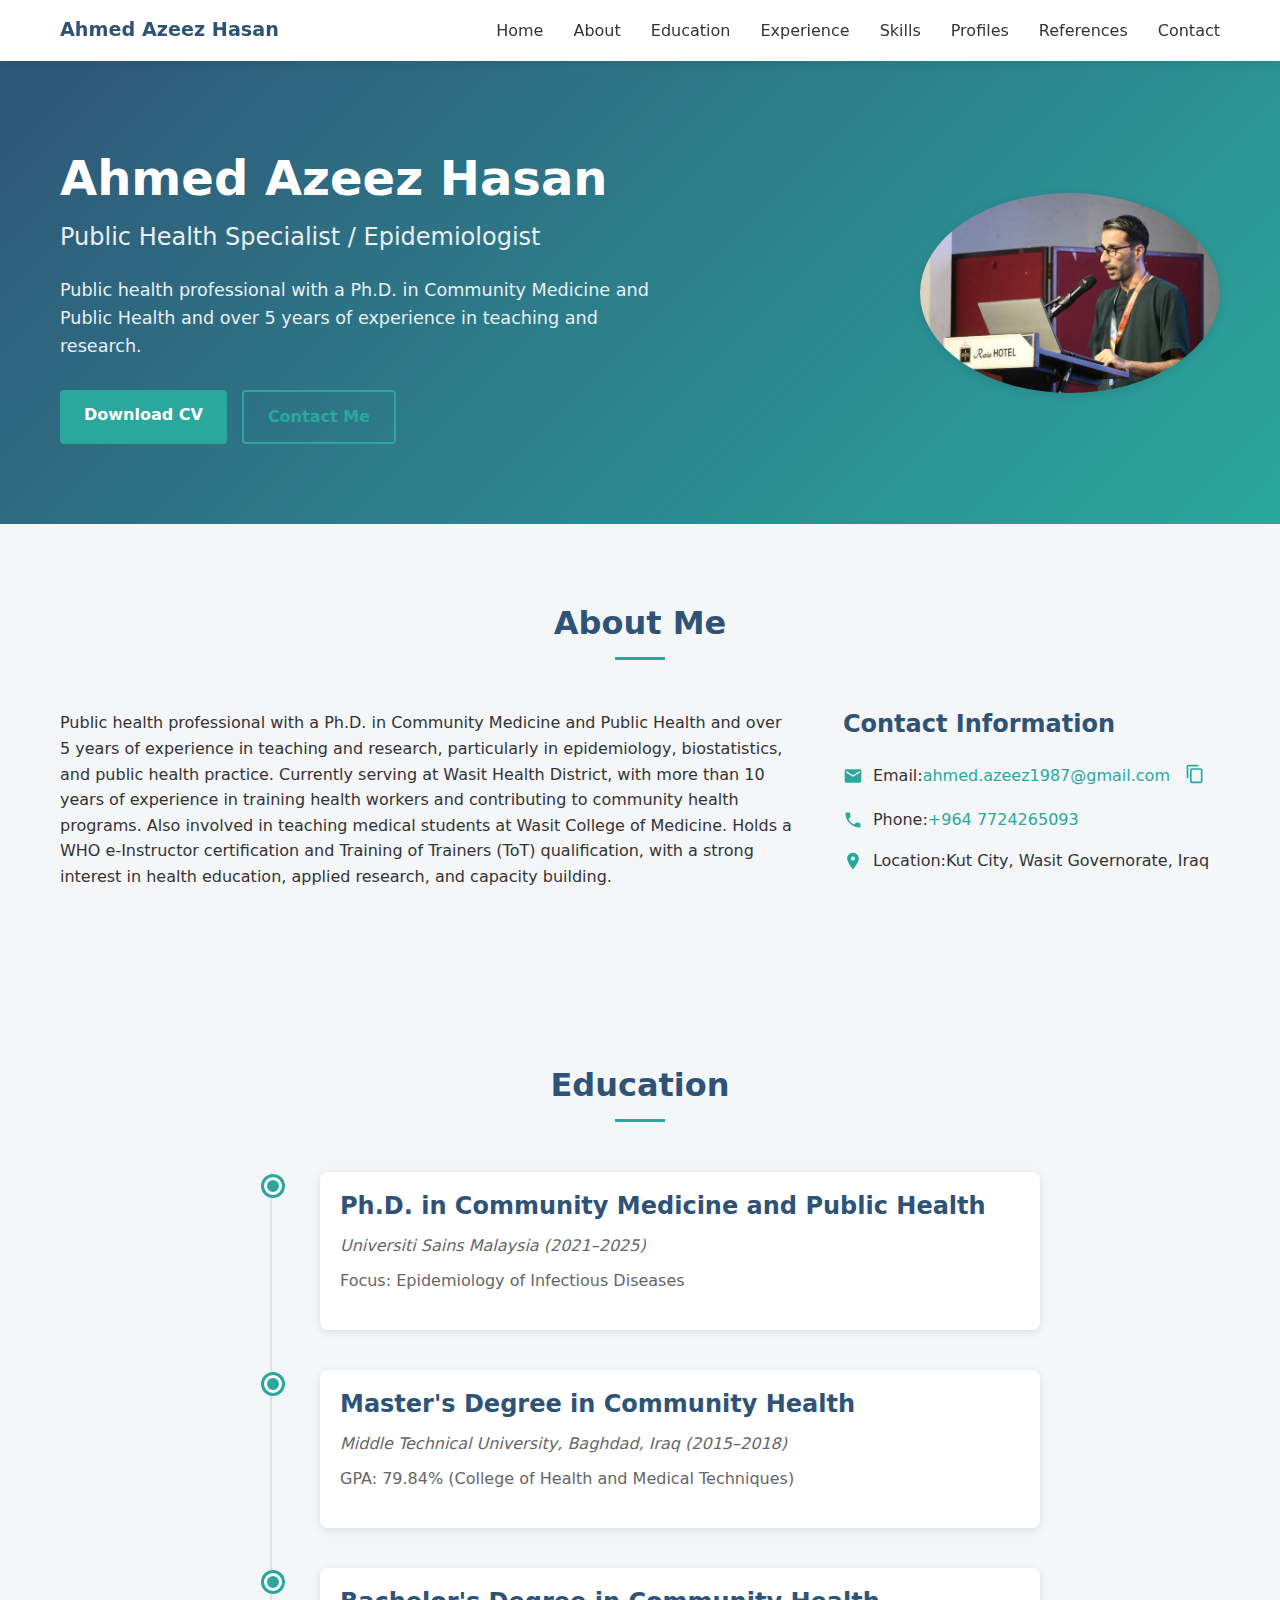
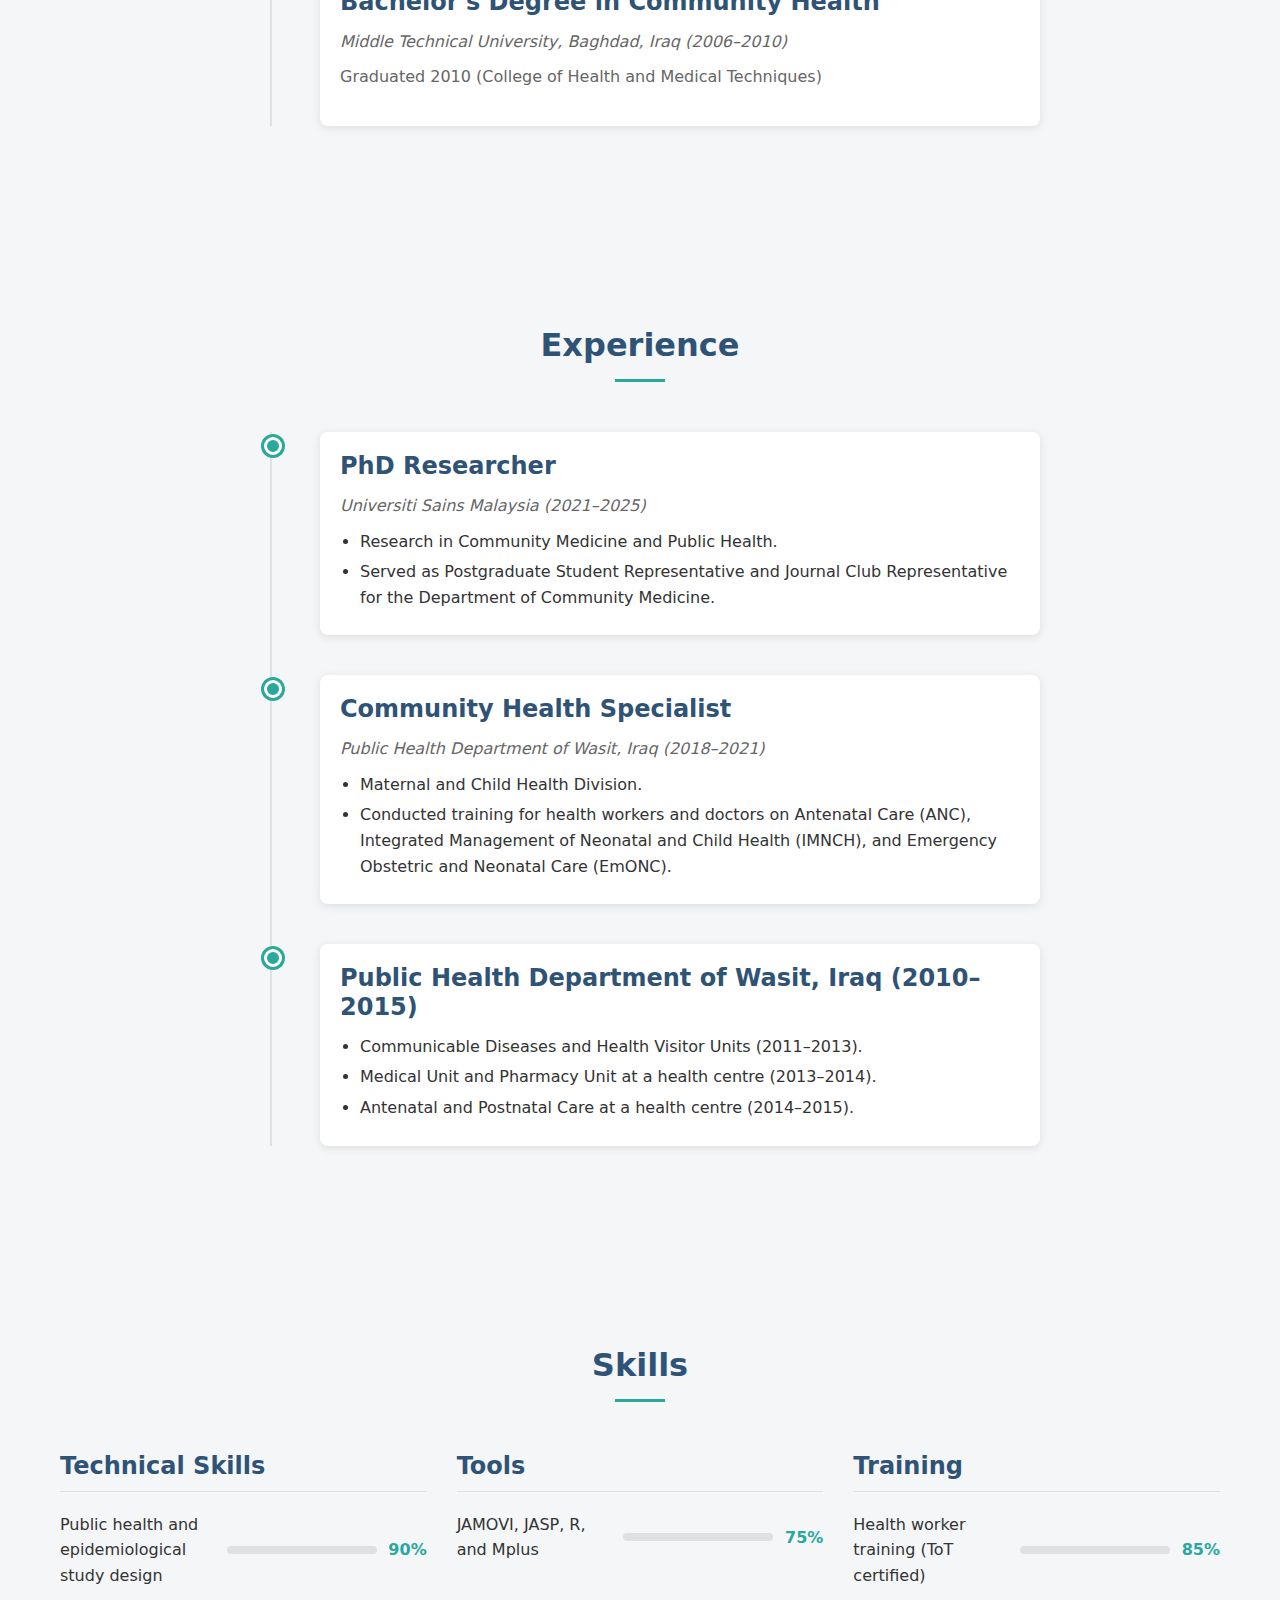
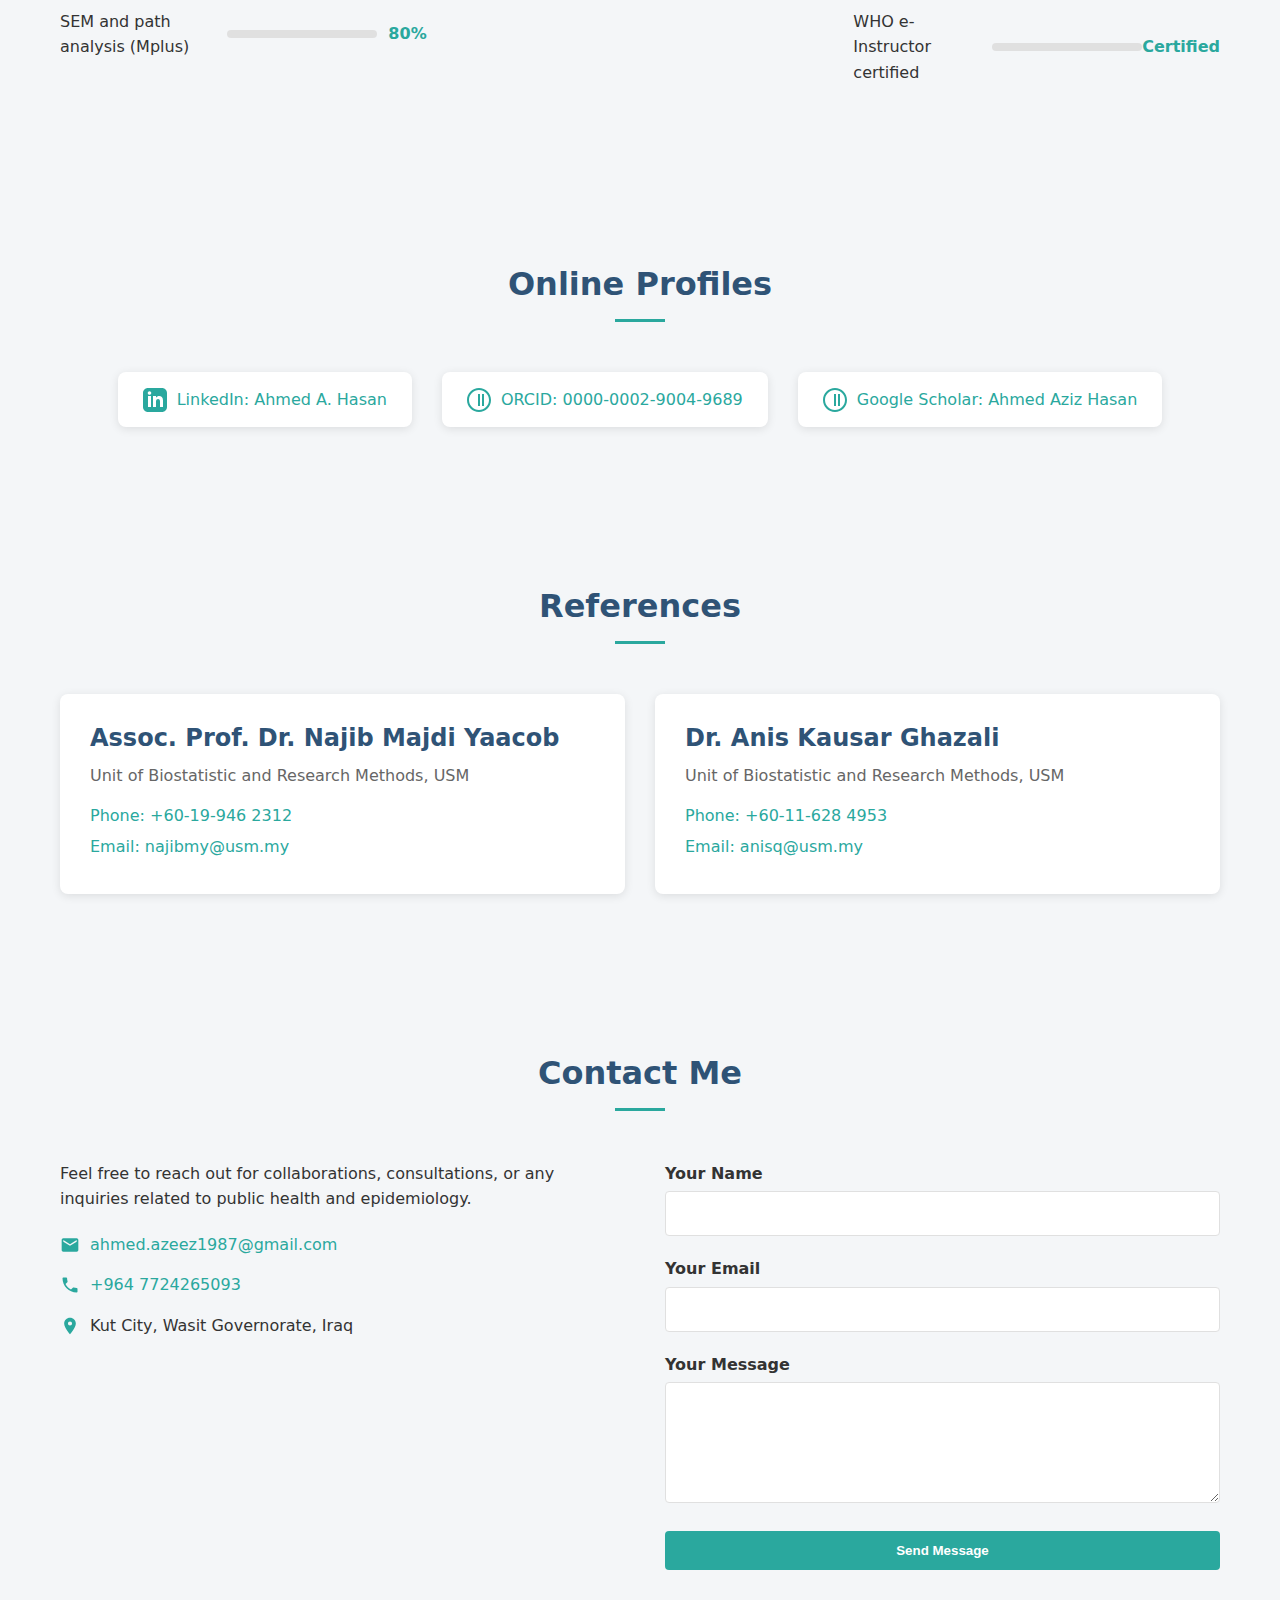
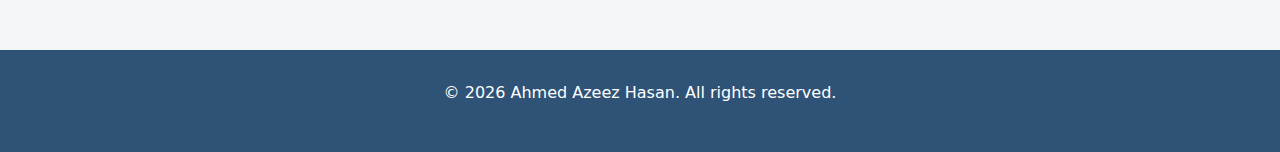
<file: index.html>
<!DOCTYPE html>
<html lang="en">
<head>
    <meta charset="UTF-8">
    <meta name="viewport" content="width=device-width, initial-scale=1.0">
    <title>Ahmed Azeez Hasan — Public Health Specialist & Epidemiologist</title>
    <meta name="description" content="Public health professional with a Ph.D. in Community Medicine and Public Health and over 5 years of experience in teaching and research, particularly in epidemiology, biostatistics, and public health practice.">
    
    <!-- Open Graph / Facebook -->
    <meta property="og:type" content="website">
    <meta property="og:url" content="https://ahmedazeezhasan.com/">
    <meta property="og:title" content="Ahmed Azeez Hasan — Public Health Specialist & Epidemiologist">
    <meta property="og:description" content="Public health professional with a Ph.D. in Community Medicine and Public Health and over 5 years of experience in teaching and research.">
    <meta property="og:image" content="/assets/avatar.png">

    <!-- Twitter -->
    <meta property="twitter:card" content="summary_large_image">
    <meta property="twitter:url" content="https://ahmedazeezhasan.com/">
    <meta property="twitter:title" content="Ahmed Azeez Hasan — Public Health Specialist & Epidemiologist">
    <meta property="twitter:description" content="Public health professional with a Ph.D. in Community Medicine and Public Health and over 5 years of experience in teaching and research.">
    <meta property="twitter:image" content="/assets/avatar.png">

    <!-- JSON-LD Structured Data -->
    <script type="application/ld+json">
    {
        "@context": "https://schema.org",
        "@type": "Person",
        "name": "Ahmed Azeez Hasan",
        "jobTitle": "Public Health Specialist / Epidemiologist",
        "email": "mailto:ahmed.azeez1987@gmail.com",
        "telephone": "+964-7724265093",
        "address": {
            "@type": "PostalAddress",
            "addressLocality": "Kut City",
            "addressRegion": "Wasit Governorate",
            "addressCountry": "Iraq"
        },
        "sameAs": [
            "https://www.linkedin.com/in/ahmed-a-hasan/",
            "https://orcid.org/0000-0002-9004-9689",
            "https://scholar.google.com/citations?user=ahmedazizhasan"
        ],
        "worksFor": {
            "@type": "Organization",
            "name": "Universiti Sains Malaysia"
        }
    }
    </script>

    <!-- Preload critical assets -->
    <link rel="preload" href="styles.css" as="style">
    <link rel="stylesheet" href="styles.css">
</head>
<body>
    <!-- Skip to content link for accessibility -->
    <a href="#main-content" class="skip-link">Skip to main content</a>

    <!-- Header with navigation -->
    <header class="header" id="header">
        <div class="container">
            <div class="header-content">
                <a href="#" class="logo" aria-label="Ahmed Azeez Hasan - Home">
                    <span class="logo-name">Ahmed Azeez Hasan</span>
                </a>
                
                <nav class="nav" id="nav">
                    <button class="nav-toggle" id="nav-toggle" aria-label="Toggle navigation menu" aria-expanded="false">
                        <span class="hamburger"></span>
                    </button>
                    <ul class="nav-list">
                        <li class="nav-item"><a href="#home" class="nav-link">Home</a></li>
                        <li class="nav-item"><a href="#about" class="nav-link">About</a></li>
                        <li class="nav-item"><a href="#education" class="nav-link">Education</a></li>
                        <li class="nav-item"><a href="#experience" class="nav-link">Experience</a></li>
                        <li class="nav-item"><a href="#skills" class="nav-link">Skills</a></li>
                        <li class="nav-item"><a href="#profiles" class="nav-link">Profiles</a></li>
                        <li class="nav-item"><a href="#references" class="nav-link">References</a></li>
                        <li class="nav-item"><a href="#contact" class="nav-link">Contact</a></li>
                    </ul>
                </nav>
            </div>
        </div>
    </header>

    <main id="main-content">
        <!-- Hero Section -->
        <section id="home" class="hero">
            <div class="container">
                <div class="hero-content">
                    <div class="hero-text">
                        <h1 class="hero-title">Ahmed Azeez Hasan</h1>
                        <p class="hero-subtitle">Public Health Specialist / Epidemiologist</p>
                        <p class="hero-summary">Public health professional with a Ph.D. in Community Medicine and Public Health and over 5 years of experience in teaching and research.</p>
                        <div class="hero-actions">
                            <a href="assets/CV.pdf" class="btn btn-primary" download>Download CV</a>
                            <a href="#contact" class="btn btn-secondary">Contact Me</a>
                        </div>
                    </div>
                    <div class="hero-image">
                        <img src="assets/avatar.png" alt="Portrait of Ahmed Azeez Hasan" loading="lazy">
                    </div>
                </div>
            </div>
        </section>

        <!-- About Section -->
        <section id="about" class="section about">
            <div class="container">
                <h2 class="section-title">About Me</h2>
                <div class="about-content">
                    <div class="about-text">
                        <p>Public health professional with a Ph.D. in Community Medicine and Public Health and over 5 years of experience in teaching and research, particularly in epidemiology, biostatistics, and public health practice. Currently serving at Wasit Health District, with more than 10 years of experience in training health workers and contributing to community health programs. Also involved in teaching medical students at Wasit College of Medicine. Holds a WHO e-Instructor certification and Training of Trainers (ToT) qualification, with a strong interest in health education, applied research, and capacity building.</p>
                    </div>
                    <div class="contact-info">
                        <h3>Contact Information</h3>
                        <div class="contact-item">
                            <svg class="icon" aria-hidden="true" viewBox="0 0 24 24">
                                <path d="M20 4H4c-1.1 0-1.99.9-1.99 2L2 18c0 1.1.9 2 2 2h16c1.1 0 2-.9 2-2V6c0-1.1-.9-2-2-2zm0 4l-8 5-8-5V6l8 5 8-5v2z"/>
                            </svg>
                            <span>Email: </span>
                            <a href="mailto:ahmed.azeez1987@gmail.com">ahmed.azeez1987@gmail.com</a>
                            <button class="copy-btn" id="copy-email" aria-label="Copy email address to clipboard">
                                <svg class="icon" aria-hidden="true" viewBox="0 0 24 24">
                                    <path d="M16 1H4c-1.1 0-2 .9-2 2v14h2V3h12V1zm3 4H8c-1.1 0-2 .9-2 2v14c0 1.1.9 2 2 2h11c1.1 0 2-.9 2-2V7c0-1.1-.9-2-2-2zm0 16H8V7h11v14z"/>
                                </svg>
                            </button>
                        </div>
                        <div class="contact-item">
                            <svg class="icon" aria-hidden="true" viewBox="0 0 24 24">
                                <path d="M6.62 10.79c1.44 2.83 3.76 5.14 6.59 6.59l2.2-2.2c.27-.27.67-.36 1.02-.24 1.12.37 2.33.57 3.57.57.55 0 1 .45 1 1V20c0 .55-.45 1-1 1-9.39 0-17-7.61-17-17 0-.55.45-1 1-1h3.5c.55 0 1 .45 1 1 0 1.25.2 2.45.57 3.57.11.35.03.74-.25 1.02l-2.2 2.2z"/>
                            </svg>
                            <span>Phone: </span>
                            <a href="tel:+9647724265093">+964 7724265093</a>
                        </div>
                        <div class="contact-item">
                            <svg class="icon" aria-hidden="true" viewBox="0 0 24 24">
                                <path d="M12 2C8.13 2 5 5.13 5 9c0 5.25 7 13 7 13s7-7.75 7-13c0-3.87-3.13-7-7-7zm0 9.5a2.5 2.5 0 0 1 0-5 2.5 2.5 0 0 1 0 5z"/>
                            </svg>
                            <span>Location: </span>
                            <span>Kut City, Wasit Governorate, Iraq</span>
                        </div>
                    </div>
                </div>
            </div>
        </section>

        <!-- Education Section -->
        <section id="education" class="section education">
            <div class="container">
                <h2 class="section-title">Education</h2>
                <div class="timeline">
                    <div class="timeline-item">
                        <div class="timeline-content">
                            <h3>Ph.D. in Community Medicine and Public Health</h3>
                            <p class="timeline-meta">Universiti Sains Malaysia (2021–2025)</p>
                            <p class="timeline-desc">Focus: Epidemiology of Infectious Diseases</p>
                        </div>
                    </div>
                    <div class="timeline-item">
                        <div class="timeline-content">
                            <h3>Master's Degree in Community Health</h3>
                            <p class="timeline-meta">Middle Technical University, Baghdad, Iraq (2015–2018)</p>
                            <p class="timeline-desc">GPA: 79.84% (College of Health and Medical Techniques)</p>
                        </div>
                    </div>
                    <div class="timeline-item">
                        <div class="timeline-content">
                            <h3>Bachelor's Degree in Community Health</h3>
                            <p class="timeline-meta">Middle Technical University, Baghdad, Iraq (2006–2010)</p>
                            <p class="timeline-desc">Graduated 2010 (College of Health and Medical Techniques)</p>
                        </div>
                    </div>
                </div>
            </div>
        </section>

        <!-- Experience Section -->
        <section id="experience" class="section experience">
            <div class="container">
                <h2 class="section-title">Experience</h2>
                <div class="timeline">
                    <div class="timeline-item">
                        <div class="timeline-content">
                            <h3>PhD Researcher</h3>
                            <p class="timeline-meta">Universiti Sains Malaysia (2021–2025)</p>
                            <ul>
                                <li>Research in Community Medicine and Public Health.</li>
                                <li>Served as Postgraduate Student Representative and Journal Club Representative for the Department of Community Medicine.</li>
                            </ul>
                        </div>
                    </div>
                    <div class="timeline-item">
                        <div class="timeline-content">
                            <h3>Community Health Specialist</h3>
                            <p class="timeline-meta">Public Health Department of Wasit, Iraq (2018–2021)</p>
                            <ul>
                                <li>Maternal and Child Health Division.</li>
                                <li>Conducted training for health workers and doctors on Antenatal Care (ANC), Integrated Management of Neonatal and Child Health (IMNCH), and Emergency Obstetric and Neonatal Care (EmONC).</li>
                            </ul>
                        </div>
                    </div>
                    <div class="timeline-item">
                        <div class="timeline-content">
                            <h3>Public Health Department of Wasit, Iraq (2010–2015)</h3>
                            <ul>
                                <li>Communicable Diseases and Health Visitor Units (2011–2013).</li>
                                <li>Medical Unit and Pharmacy Unit at a health centre (2013–2014).</li>
                                <li>Antenatal and Postnatal Care at a health centre (2014–2015).</li>
                            </ul>
                        </div>
                    </div>
                </div>
            </div>
        </section>

        <!-- Skills Section -->
        <section id="skills" class="section skills">
            <div class="container">
                <h2 class="section-title">Skills</h2>
                <div class="skills-grid">
                    <div class="skill-category">
                        <h3>Technical Skills</h3>
                        <div class="skill-item">
                            <span class="skill-name">Public health and epidemiological study design</span>
                            <div class="skill-bar">
                                <div class="skill-progress" data-level="90"></div>
                            </div>
                            <span class="skill-value">90%</span>
                        </div>
                        <div class="skill-item">
                            <span class="skill-name">SEM and path analysis (Mplus)</span>
                            <div class="skill-bar">
                                <div class="skill-progress" data-level="80"></div>
                            </div>
                            <span class="skill-value">80%</span>
                        </div>
                    </div>
                    
                    <div class="skill-category">
                        <h3>Tools</h3>
                        <div class="skill-item">
                            <span class="skill-name">JAMOVI, JASP, R, and Mplus</span>
                            <div class="skill-bar">
                                <div class="skill-progress" data-level="75"></div>
                            </div>
                            <span class="skill-value">75%</span>
                        </div>
                    </div>
                    
                    <div class="skill-category">
                        <h3>Training</h3>
                        <div class="skill-item">
                            <span class="skill-name">Health worker training (ToT certified)</span>
                            <div class="skill-bar">
                                <div class="skill-progress" data-level="85"></div>
                            </div>
                            <span class="skill-value">85%</span>
                        </div>
                        <div class="skill-item">
                            <span class="skill-name">WHO e-Instructor certified</span>
                            <div class="skill-bar">
                                <div class="skill-progress" data-level="100"></div>
                            </div>
                            <span class="skill-value">Certified</span>
                        </div>
                    </div>
                </div>
            </div>
        </section>

        <!-- Online Profiles Section -->
        <section id="profiles" class="section profiles">
            <div class="container">
                <h2 class="section-title">Online Profiles</h2>
                <div class="profiles-grid">
                    <a href="https://www.linkedin.com/in/ahmed-a-hasan/" class="profile-link" target="_blank" rel="noopener">
                        <svg class="profile-icon" aria-hidden="true" viewBox="0 0 24 24">
                            <path d="M19 0h-14c-2.761 0-5 2.239-5 5v14c0 2.761 2.239 5 5 5h14c2.762 0 5-2.239 5-5v-14c0-2.761-2.238-5-5-5zm-11 19h-3v-11h3v11zm-1.5-12.268c-.966 0-1.75-.79-1.75-1.764s.784-1.764 1.75-1.764 1.75.79 1.75 1.764-.783 1.764-1.75 1.764zm13.5 12.268h-3v-5.604c0-3.368-4-3.113-4 0v5.604h-3v-11h3v1.765c1.396-2.586 7-2.777 7 2.476v6.759z"/>
                        </svg>
                        <span>LinkedIn: Ahmed A. Hasan</span>
                    </a>
                    
                    <a href="https://orcid.org/0000-0002-9004-9689" class="profile-link" target="_blank" rel="noopener">
                        <svg class="profile-icon" aria-hidden="true" viewBox="0 0 24 24">
                            <path d="M12 0C5.372 0 0 5.372 0 12s5.372 12 12 12 12-5.372 12-12S18.628 0 12 0zm0 22C6.477 22 2 17.523 2 12S6.477 2 12 2s10 4.477 10 10-4.477 10-10 10zm-1-16v12h2V6h-2zm4 0v12h2V6h-2z"/>
                        </svg>
                        <span>ORCID: 0000-0002-9004-9689</span>
                    </a>
                    
                    <a href="https://scholar.google.com/citations?user=ahmedazizhasan" class="profile-link" target="_blank" rel="noopener">
                        <svg class="profile-icon" aria-hidden="true" viewBox="0 0 24 24">
                            <path d="M12 0C5.373 0 0 5.373 0 12s5.373 12 12 12 12-5.373 12-12S18.627 0 12 0zm0 22c-5.514 0-10-4.486-10-10S6.486 2 12 2s10 4.486 10 10-4.486 10-10 10zm-1-16v12h2V6h-2zm4 0v12h2V6h-2z"/>
                        </svg>
                        <span>Google Scholar: Ahmed Aziz Hasan</span>
                    </a>
                </div>
            </div>
        </section>

        <!-- References Section -->
        <section id="references" class="section references">
            <div class="container">
                <h2 class="section-title">References</h2>
                <div class="references-grid">
                    <div class="reference-card">
                        <h3>Assoc. Prof. Dr. Najib Majdi Yaacob</h3>
                        <p>Unit of Biostatistic and Research Methods, USM</p>
                        <div class="reference-contact">
                            <a href="tel:+60199462312">Phone: +60-19-946 2312</a>
                            <a href="mailto:najibmy@usm.my">Email: najibmy@usm.my</a>
                        </div>
                    </div>
                    
                    <div class="reference-card">
                        <h3>Dr. Anis Kausar Ghazali</h3>
                        <p>Unit of Biostatistic and Research Methods, USM</p>
                        <div class="reference-contact">
                            <a href="tel:+60116284953">Phone: +60-11-628 4953</a>
                            <a href="mailto:anisq@usm.my">Email: anisq@usm.my</a>
                        </div>
                    </div>
                </div>
            </div>
        </section>

        <!-- Contact Section -->
        <section id="contact" class="section contact">
            <div class="container">
                <h2 class="section-title">Contact Me</h2>
                <div class="contact-content">
                    <div class="contact-info">
                        <p>Feel free to reach out for collaborations, consultations, or any inquiries related to public health and epidemiology.</p>
                        <div class="contact-details">
                            <div class="contact-item">
                                <svg class="icon" aria-hidden="true" viewBox="0 0 24 24">
                                    <path d="M20 4H4c-1.1 0-1.99.9-1.99 2L2 18c0 1.1.9 2 2 2h16c1.1 0 2-.9 2-2V6c0-1.1-.9-2-2-2zm0 4l-8 5-8-5V6l8 5 8-5v2z"/>
                                </svg>
                                <a href="mailto:ahmed.azeez1987@gmail.com">ahmed.azeez1987@gmail.com</a>
                            </div>
                            <div class="contact-item">
                                <svg class="icon" aria-hidden="true" viewBox="0 0 24 24">
                                    <path d="M6.62 10.79c1.44 2.83 3.76 5.14 6.59 6.59l2.2-2.2c.27-.27.67-.36 1.02-.24 1.12.37 2.33.57 3.57.57.55 0 1 .45 1 1V20c0 .55-.45 1-1 1-9.39 0-17-7.61-17-17 0-.55.45-1 1-1h3.5c.55 0 1 .45 1 1 0 1.25.2 2.45.57 3.57.11.35.03.74-.25 1.02l-2.2 2.2z"/>
                                </svg>
                                <a href="tel:+9647724265093">+964 7724265093</a>
                            </div>
                            <div class="contact-item">
                                <svg class="icon" aria-hidden="true" viewBox="0 0 24 24">
                                    <path d="M12 2C8.13 2 5 5.13 5 9c0 5.25 7 13 7 13s7-7.75 7-13c0-3.87-3.13-7-7-7zm0 9.5a2.5 2.5 0 0 1 0-5 2.5 2.5 0 0 1 0 5z"/>
                                </svg>
                                <span>Kut City, Wasit Governorate, Iraq</span>
                            </div>
                        </div>
                    </div>
                    
                    <form class="contact-form" id="contact-form">
                        <div class="form-group">
                            <label for="name">Your Name</label>
                            <input type="text" id="name" name="name" required>
                            <span class="error-message" id="name-error"></span>
                        </div>
                        
                        <div class="form-group">
                            <label for="email">Your Email</label>
                            <input type="email" id="email" name="email" required>
                            <span class="error-message" id="email-error"></span>
                        </div>
                        
                        <div class="form-group">
                            <label for="message">Your Message</label>
                            <textarea id="message" name="message" rows="5" required></textarea>
                            <span class="error-message" id="message-error"></span>
                        </div>
                        
                        <button type="submit" class="btn btn-primary">Send Message</button>
                    </form>
                </div>
            </div>
        </section>
    </main>

    <!-- Footer -->
    <footer class="footer">
        <div class="container">
            <p>&copy; <span id="current-year"></span> Ahmed Azeez Hasan. All rights reserved.</p>
        </div>
    </footer>

    <!-- Toast notification for copy email -->
    <div class="toast" id="toast" aria-live="polite" aria-atomic="true">
        <p>Email address copied to clipboard!</p>
    </div>

    <!-- Scripts -->
    <script src="scripts.js"></script>
</body>
</html>
</file>
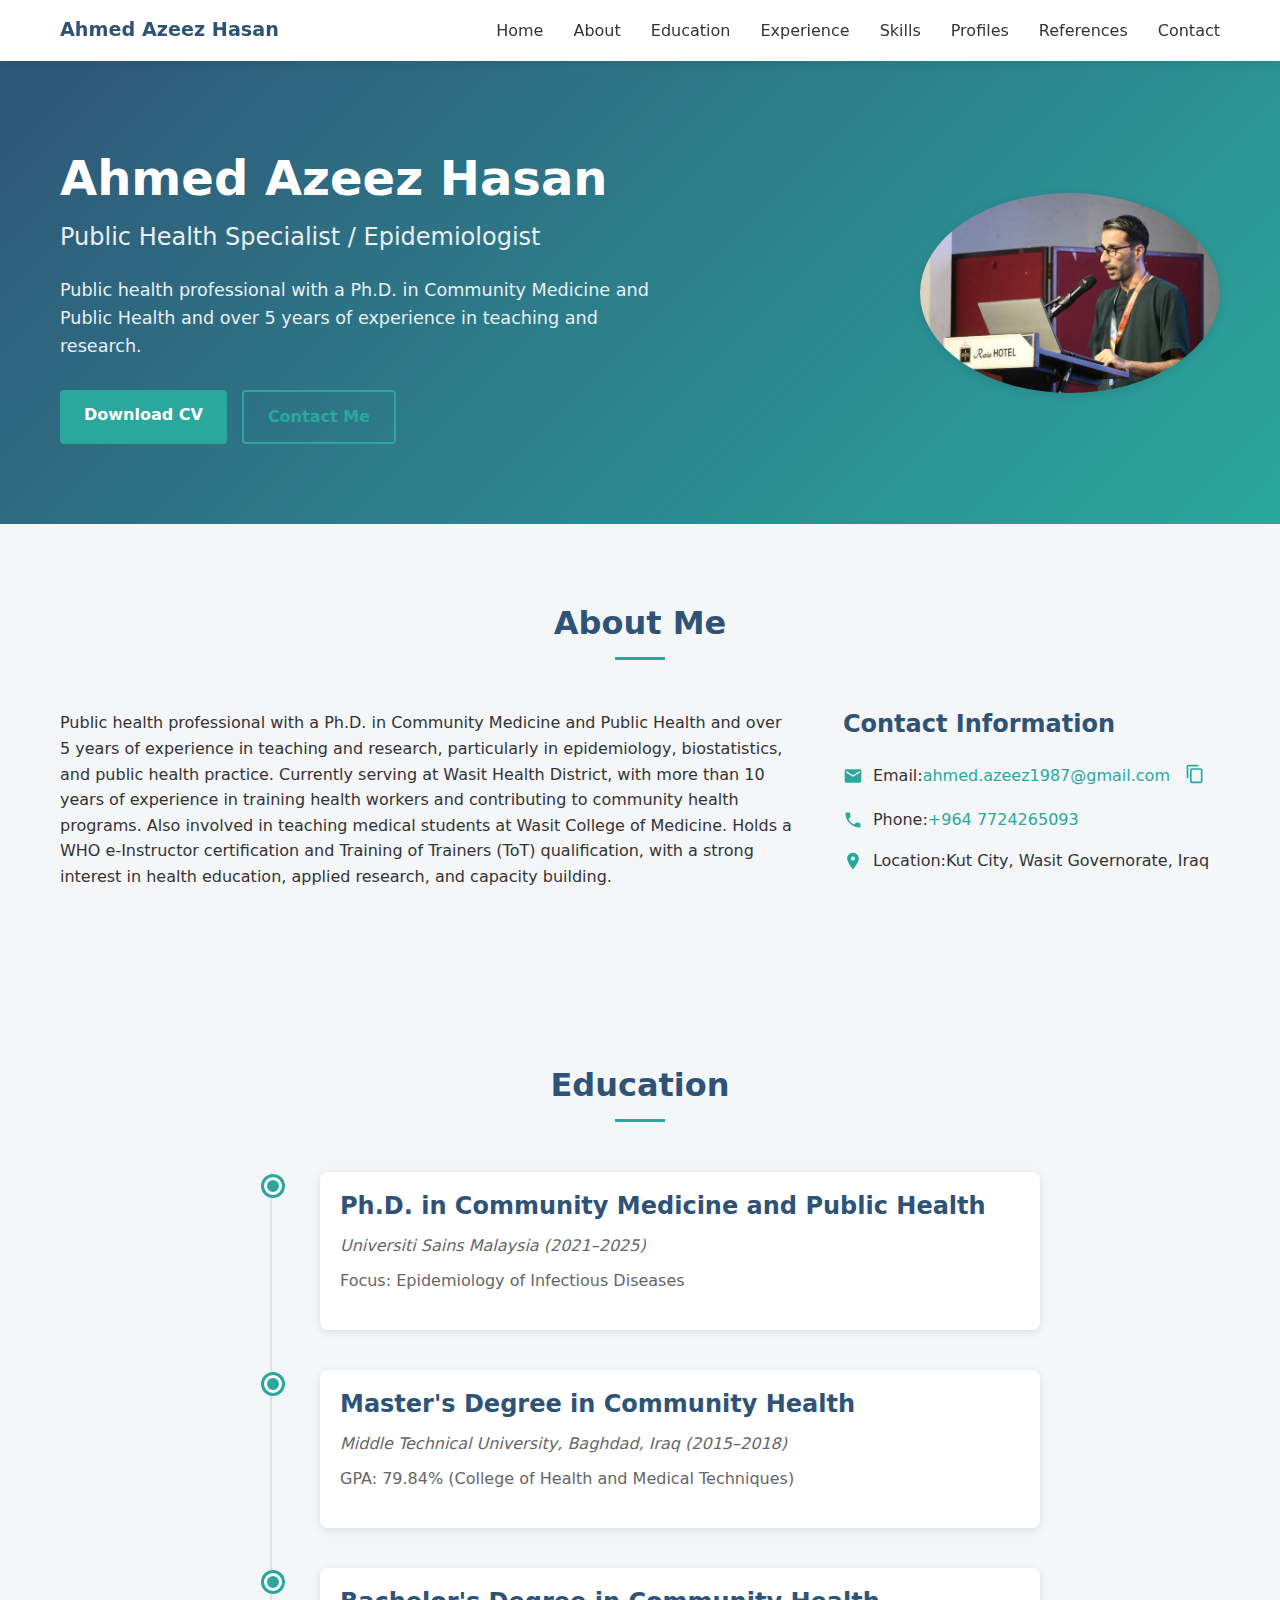
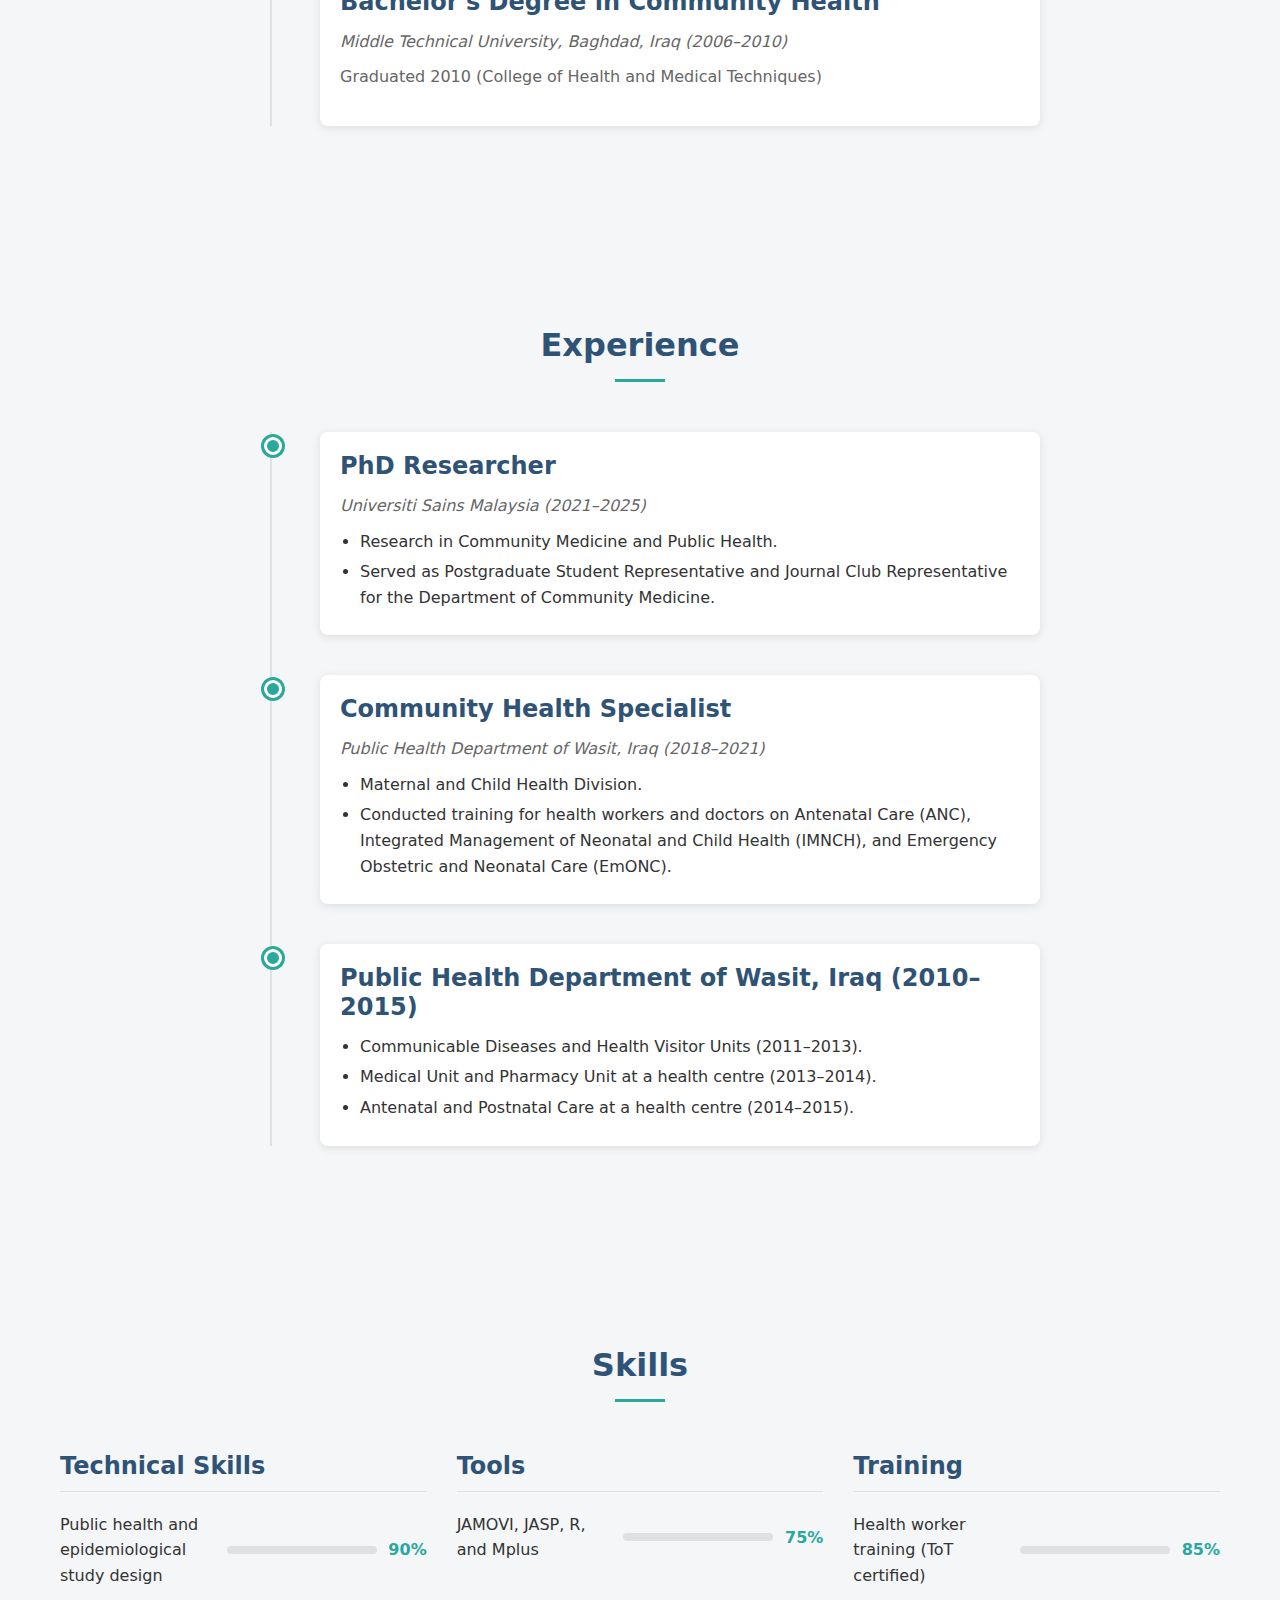
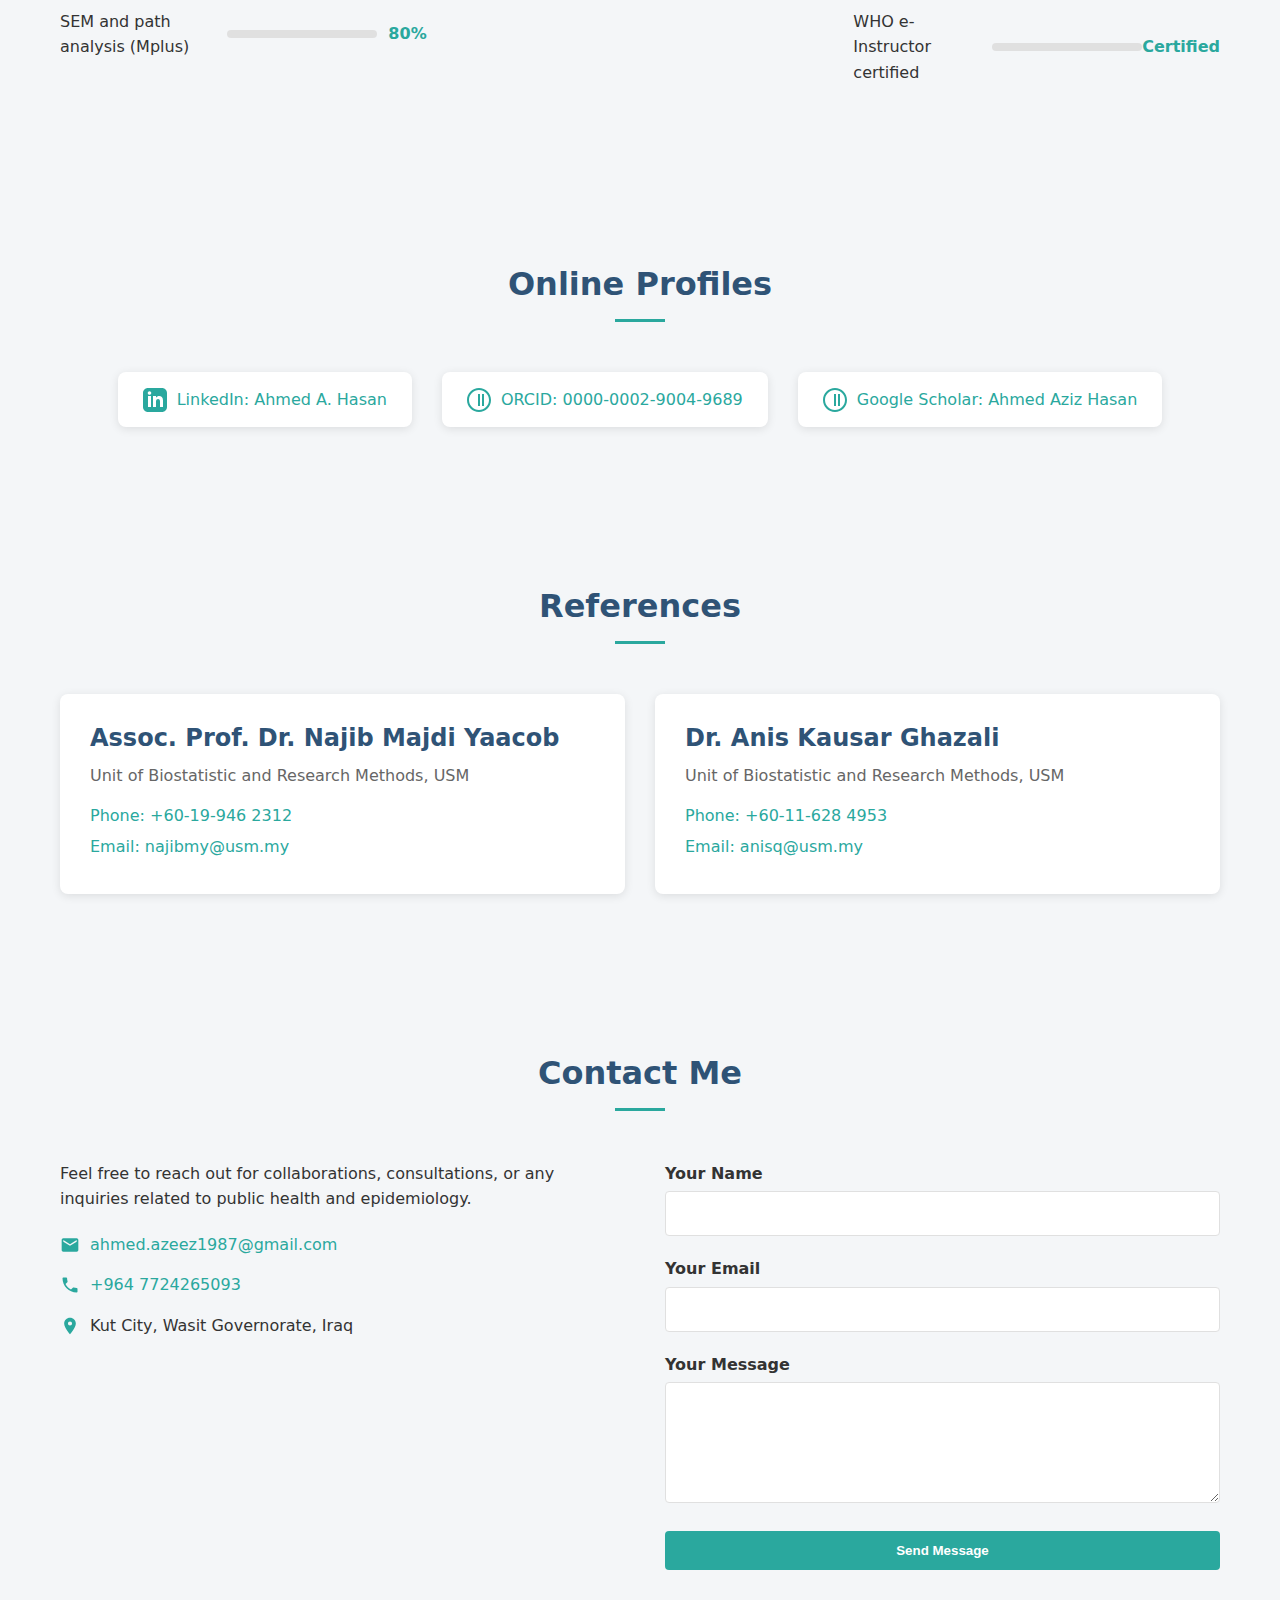
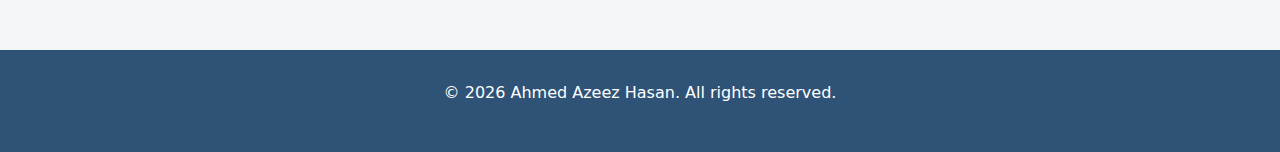
<file: index.html.html>
<!DOCTYPE html>
<html lang="en">
<head>
    <meta charset="UTF-8">
    <meta name="viewport" content="width=device-width, initial-scale=1.0">
    <title>Ahmed Azeez Hasan — Public Health Specialist & Epidemiologist</title>
    <meta name="description" content="Public health professional with a Ph.D. in Community Medicine and Public Health and over 5 years of experience in teaching and research, particularly in epidemiology, biostatistics, and public health practice.">
    
    <!-- Open Graph / Facebook -->
    <meta property="og:type" content="website">
    <meta property="og:url" content="https://ahmedazeezhasan.com/">
    <meta property="og:title" content="Ahmed Azeez Hasan — Public Health Specialist & Epidemiologist">
    <meta property="og:description" content="Public health professional with a Ph.D. in Community Medicine and Public Health and over 5 years of experience in teaching and research.">
    <meta property="og:image" content="/assets/avatar.png">

    <!-- Twitter -->
    <meta property="twitter:card" content="summary_large_image">
    <meta property="twitter:url" content="https://ahmedazeezhasan.com/">
    <meta property="twitter:title" content="Ahmed Azeez Hasan — Public Health Specialist & Epidemiologist">
    <meta property="twitter:description" content="Public health professional with a Ph.D. in Community Medicine and Public Health and over 5 years of experience in teaching and research.">
    <meta property="twitter:image" content="/assets/avatar.png">

    <!-- JSON-LD Structured Data -->
    <script type="application/ld+json">
    {
        "@context": "https://schema.org",
        "@type": "Person",
        "name": "Ahmed Azeez Hasan",
        "jobTitle": "Public Health Specialist / Epidemiologist",
        "email": "mailto:ahmed.azeez1987@gmail.com",
        "telephone": "+964-7724265093",
        "address": {
            "@type": "PostalAddress",
            "addressLocality": "Kut City",
            "addressRegion": "Wasit Governorate",
            "addressCountry": "Iraq"
        },
        "sameAs": [
            "https://www.linkedin.com/in/ahmed-a-hasan/",
            "https://orcid.org/0000-0002-9004-9689",
            "https://scholar.google.com/citations?user=ahmedazizhasan"
        ],
        "worksFor": {
            "@type": "Organization",
            "name": "Universiti Sains Malaysia"
        }
    }
    </script>

    <!-- Preload critical assets -->
    <link rel="preload" href="styles.css" as="style">
    <link rel="stylesheet" href="styles.css">
</head>
<body>
    <!-- Skip to content link for accessibility -->
    <a href="#main-content" class="skip-link">Skip to main content</a>

    <!-- Header with navigation -->
    <header class="header" id="header">
        <div class="container">
            <div class="header-content">
                <a href="#" class="logo" aria-label="Ahmed Azeez Hasan - Home">
                    <span class="logo-name">Ahmed Azeez Hasan</span>
                </a>
                
                <nav class="nav" id="nav">
                    <button class="nav-toggle" id="nav-toggle" aria-label="Toggle navigation menu" aria-expanded="false">
                        <span class="hamburger"></span>
                    </button>
                    <ul class="nav-list">
                        <li class="nav-item"><a href="#home" class="nav-link">Home</a></li>
                        <li class="nav-item"><a href="#about" class="nav-link">About</a></li>
                        <li class="nav-item"><a href="#education" class="nav-link">Education</a></li>
                        <li class="nav-item"><a href="#experience" class="nav-link">Experience</a></li>
                        <li class="nav-item"><a href="#skills" class="nav-link">Skills</a></li>
                        <li class="nav-item"><a href="#profiles" class="nav-link">Profiles</a></li>
                        <li class="nav-item"><a href="#references" class="nav-link">References</a></li>
                        <li class="nav-item"><a href="#contact" class="nav-link">Contact</a></li>
                    </ul>
                </nav>
            </div>
        </div>
    </header>

    <main id="main-content">
        <!-- Hero Section -->
        <section id="home" class="hero">
            <div class="container">
                <div class="hero-content">
                    <div class="hero-text">
                        <h1 class="hero-title">Ahmed Azeez Hasan</h1>
                        <p class="hero-subtitle">Public Health Specialist / Epidemiologist</p>
                        <p class="hero-summary">Public health professional with a Ph.D. in Community Medicine and Public Health and over 5 years of experience in teaching and research.</p>
                        <div class="hero-actions">
                            <a href="assets/CV.pdf" class="btn btn-primary" download>Download CV</a>
                            <a href="#contact" class="btn btn-secondary">Contact Me</a>
                        </div>
                    </div>
                    <div class="hero-image">
                        <img src="assets/avatar.png" alt="Portrait of Ahmed Azeez Hasan" loading="lazy">
                    </div>
                </div>
            </div>
        </section>

        <!-- About Section -->
        <section id="about" class="section about">
            <div class="container">
                <h2 class="section-title">About Me</h2>
                <div class="about-content">
                    <div class="about-text">
                        <p>Public health professional with a Ph.D. in Community Medicine and Public Health and over 5 years of experience in teaching and research, particularly in epidemiology, biostatistics, and public health practice. Currently serving at Wasit Health District, with more than 10 years of experience in training health workers and contributing to community health programs. Also involved in teaching medical students at Wasit College of Medicine. Holds a WHO e-Instructor certification and Training of Trainers (ToT) qualification, with a strong interest in health education, applied research, and capacity building.</p>
                    </div>
                    <div class="contact-info">
                        <h3>Contact Information</h3>
                        <div class="contact-item">
                            <svg class="icon" aria-hidden="true" viewBox="0 0 24 24">
                                <path d="M20 4H4c-1.1 0-1.99.9-1.99 2L2 18c0 1.1.9 2 2 2h16c1.1 0 2-.9 2-2V6c0-1.1-.9-2-2-2zm0 4l-8 5-8-5V6l8 5 8-5v2z"/>
                            </svg>
                            <span>Email: </span>
                            <a href="mailto:ahmed.azeez1987@gmail.com">ahmed.azeez1987@gmail.com</a>
                            <button class="copy-btn" id="copy-email" aria-label="Copy email address to clipboard">
                                <svg class="icon" aria-hidden="true" viewBox="0 0 24 24">
                                    <path d="M16 1H4c-1.1 0-2 .9-2 2v14h2V3h12V1zm3 4H8c-1.1 0-2 .9-2 2v14c0 1.1.9 2 2 2h11c1.1 0 2-.9 2-2V7c0-1.1-.9-2-2-2zm0 16H8V7h11v14z"/>
                                </svg>
                            </button>
                        </div>
                        <div class="contact-item">
                            <svg class="icon" aria-hidden="true" viewBox="0 0 24 24">
                                <path d="M6.62 10.79c1.44 2.83 3.76 5.14 6.59 6.59l2.2-2.2c.27-.27.67-.36 1.02-.24 1.12.37 2.33.57 3.57.57.55 0 1 .45 1 1V20c0 .55-.45 1-1 1-9.39 0-17-7.61-17-17 0-.55.45-1 1-1h3.5c.55 0 1 .45 1 1 0 1.25.2 2.45.57 3.57.11.35.03.74-.25 1.02l-2.2 2.2z"/>
                            </svg>
                            <span>Phone: </span>
                            <a href="tel:+9647724265093">+964 7724265093</a>
                        </div>
                        <div class="contact-item">
                            <svg class="icon" aria-hidden="true" viewBox="0 0 24 24">
                                <path d="M12 2C8.13 2 5 5.13 5 9c0 5.25 7 13 7 13s7-7.75 7-13c0-3.87-3.13-7-7-7zm0 9.5a2.5 2.5 0 0 1 0-5 2.5 2.5 0 0 1 0 5z"/>
                            </svg>
                            <span>Location: </span>
                            <span>Kut City, Wasit Governorate, Iraq</span>
                        </div>
                    </div>
                </div>
            </div>
        </section>

        <!-- Education Section -->
        <section id="education" class="section education">
            <div class="container">
                <h2 class="section-title">Education</h2>
                <div class="timeline">
                    <div class="timeline-item">
                        <div class="timeline-content">
                            <h3>Ph.D. in Community Medicine and Public Health</h3>
                            <p class="timeline-meta">Universiti Sains Malaysia (2021–2025)</p>
                            <p class="timeline-desc">Focus: Epidemiology of Infectious Diseases</p>
                        </div>
                    </div>
                    <div class="timeline-item">
                        <div class="timeline-content">
                            <h3>Master's Degree in Community Health</h3>
                            <p class="timeline-meta">Middle Technical University, Baghdad, Iraq (2015–2018)</p>
                            <p class="timeline-desc">GPA: 79.84% (College of Health and Medical Techniques)</p>
                        </div>
                    </div>
                    <div class="timeline-item">
                        <div class="timeline-content">
                            <h3>Bachelor's Degree in Community Health</h3>
                            <p class="timeline-meta">Middle Technical University, Baghdad, Iraq (2006–2010)</p>
                            <p class="timeline-desc">Graduated 2010 (College of Health and Medical Techniques)</p>
                        </div>
                    </div>
                </div>
            </div>
        </section>

        <!-- Experience Section -->
        <section id="experience" class="section experience">
            <div class="container">
                <h2 class="section-title">Experience</h2>
                <div class="timeline">
                    <div class="timeline-item">
                        <div class="timeline-content">
                            <h3>PhD Researcher</h3>
                            <p class="timeline-meta">Universiti Sains Malaysia (2021–2025)</p>
                            <ul>
                                <li>Research in Community Medicine and Public Health.</li>
                                <li>Served as Postgraduate Student Representative and Journal Club Representative for the Department of Community Medicine.</li>
                            </ul>
                        </div>
                    </div>
                    <div class="timeline-item">
                        <div class="timeline-content">
                            <h3>Community Health Specialist</h3>
                            <p class="timeline-meta">Public Health Department of Wasit, Iraq (2018–2021)</p>
                            <ul>
                                <li>Maternal and Child Health Division.</li>
                                <li>Conducted training for health workers and doctors on Antenatal Care (ANC), Integrated Management of Neonatal and Child Health (IMNCH), and Emergency Obstetric and Neonatal Care (EmONC).</li>
                            </ul>
                        </div>
                    </div>
                    <div class="timeline-item">
                        <div class="timeline-content">
                            <h3>Public Health Department of Wasit, Iraq (2010–2015)</h3>
                            <ul>
                                <li>Communicable Diseases and Health Visitor Units (2011–2013).</li>
                                <li>Medical Unit and Pharmacy Unit at a health centre (2013–2014).</li>
                                <li>Antenatal and Postnatal Care at a health centre (2014–2015).</li>
                            </ul>
                        </div>
                    </div>
                </div>
            </div>
        </section>

        <!-- Skills Section -->
        <section id="skills" class="section skills">
            <div class="container">
                <h2 class="section-title">Skills</h2>
                <div class="skills-grid">
                    <div class="skill-category">
                        <h3>Technical Skills</h3>
                        <div class="skill-item">
                            <span class="skill-name">Public health and epidemiological study design</span>
                            <div class="skill-bar">
                                <div class="skill-progress" data-level="90"></div>
                            </div>
                            <span class="skill-value">90%</span>
                        </div>
                        <div class="skill-item">
                            <span class="skill-name">SEM and path analysis (Mplus)</span>
                            <div class="skill-bar">
                                <div class="skill-progress" data-level="80"></div>
                            </div>
                            <span class="skill-value">80%</span>
                        </div>
                    </div>
                    
                    <div class="skill-category">
                        <h3>Tools</h3>
                        <div class="skill-item">
                            <span class="skill-name">JAMOVI, JASP, R, and Mplus</span>
                            <div class="skill-bar">
                                <div class="skill-progress" data-level="75"></div>
                            </div>
                            <span class="skill-value">75%</span>
                        </div>
                    </div>
                    
                    <div class="skill-category">
                        <h3>Training</h3>
                        <div class="skill-item">
                            <span class="skill-name">Health worker training (ToT certified)</span>
                            <div class="skill-bar">
                                <div class="skill-progress" data-level="85"></div>
                            </div>
                            <span class="skill-value">85%</span>
                        </div>
                        <div class="skill-item">
                            <span class="skill-name">WHO e-Instructor certified</span>
                            <div class="skill-bar">
                                <div class="skill-progress" data-level="100"></div>
                            </div>
                            <span class="skill-value">Certified</span>
                        </div>
                    </div>
                </div>
            </div>
        </section>

        <!-- Online Profiles Section -->
        <section id="profiles" class="section profiles">
            <div class="container">
                <h2 class="section-title">Online Profiles</h2>
                <div class="profiles-grid">
                    <a href="https://www.linkedin.com/in/ahmed-a-hasan/" class="profile-link" target="_blank" rel="noopener">
                        <svg class="profile-icon" aria-hidden="true" viewBox="0 0 24 24">
                            <path d="M19 0h-14c-2.761 0-5 2.239-5 5v14c0 2.761 2.239 5 5 5h14c2.762 0 5-2.239 5-5v-14c0-2.761-2.238-5-5-5zm-11 19h-3v-11h3v11zm-1.5-12.268c-.966 0-1.75-.79-1.75-1.764s.784-1.764 1.75-1.764 1.75.79 1.75 1.764-.783 1.764-1.75 1.764zm13.5 12.268h-3v-5.604c0-3.368-4-3.113-4 0v5.604h-3v-11h3v1.765c1.396-2.586 7-2.777 7 2.476v6.759z"/>
                        </svg>
                        <span>LinkedIn: Ahmed A. Hasan</span>
                    </a>
                    
                    <a href="https://orcid.org/0000-0002-9004-9689" class="profile-link" target="_blank" rel="noopener">
                        <svg class="profile-icon" aria-hidden="true" viewBox="0 0 24 24">
                            <path d="M12 0C5.372 0 0 5.372 0 12s5.372 12 12 12 12-5.372 12-12S18.628 0 12 0zm0 22C6.477 22 2 17.523 2 12S6.477 2 12 2s10 4.477 10 10-4.477 10-10 10zm-1-16v12h2V6h-2zm4 0v12h2V6h-2z"/>
                        </svg>
                        <span>ORCID: 0000-0002-9004-9689</span>
                    </a>
                    
                    <a href="https://scholar.google.com/citations?user=ahmedazizhasan" class="profile-link" target="_blank" rel="noopener">
                        <svg class="profile-icon" aria-hidden="true" viewBox="0 0 24 24">
                            <path d="M12 0C5.373 0 0 5.373 0 12s5.373 12 12 12 12-5.373 12-12S18.627 0 12 0zm0 22c-5.514 0-10-4.486-10-10S6.486 2 12 2s10 4.486 10 10-4.486 10-10 10zm-1-16v12h2V6h-2zm4 0v12h2V6h-2z"/>
                        </svg>
                        <span>Google Scholar: Ahmed Aziz Hasan</span>
                    </a>
                </div>
            </div>
        </section>

        <!-- References Section -->
        <section id="references" class="section references">
            <div class="container">
                <h2 class="section-title">References</h2>
                <div class="references-grid">
                    <div class="reference-card">
                        <h3>Assoc. Prof. Dr. Najib Majdi Yaacob</h3>
                        <p>Unit of Biostatistic and Research Methods, USM</p>
                        <div class="reference-contact">
                            <a href="tel:+60199462312">Phone: +60-19-946 2312</a>
                            <a href="mailto:najibmy@usm.my">Email: najibmy@usm.my</a>
                        </div>
                    </div>
                    
                    <div class="reference-card">
                        <h3>Dr. Anis Kausar Ghazali</h3>
                        <p>Unit of Biostatistic and Research Methods, USM</p>
                        <div class="reference-contact">
                            <a href="tel:+60116284953">Phone: +60-11-628 4953</a>
                            <a href="mailto:anisq@usm.my">Email: anisq@usm.my</a>
                        </div>
                    </div>
                </div>
            </div>
        </section>

        <!-- Contact Section -->
        <section id="contact" class="section contact">
            <div class="container">
                <h2 class="section-title">Contact Me</h2>
                <div class="contact-content">
                    <div class="contact-info">
                        <p>Feel free to reach out for collaborations, consultations, or any inquiries related to public health and epidemiology.</p>
                        <div class="contact-details">
                            <div class="contact-item">
                                <svg class="icon" aria-hidden="true" viewBox="0 0 24 24">
                                    <path d="M20 4H4c-1.1 0-1.99.9-1.99 2L2 18c0 1.1.9 2 2 2h16c1.1 0 2-.9 2-2V6c0-1.1-.9-2-2-2zm0 4l-8 5-8-5V6l8 5 8-5v2z"/>
                                </svg>
                                <a href="mailto:ahmed.azeez1987@gmail.com">ahmed.azeez1987@gmail.com</a>
                            </div>
                            <div class="contact-item">
                                <svg class="icon" aria-hidden="true" viewBox="0 0 24 24">
                                    <path d="M6.62 10.79c1.44 2.83 3.76 5.14 6.59 6.59l2.2-2.2c.27-.27.67-.36 1.02-.24 1.12.37 2.33.57 3.57.57.55 0 1 .45 1 1V20c0 .55-.45 1-1 1-9.39 0-17-7.61-17-17 0-.55.45-1 1-1h3.5c.55 0 1 .45 1 1 0 1.25.2 2.45.57 3.57.11.35.03.74-.25 1.02l-2.2 2.2z"/>
                                </svg>
                                <a href="tel:+9647724265093">+964 7724265093</a>
                            </div>
                            <div class="contact-item">
                                <svg class="icon" aria-hidden="true" viewBox="0 0 24 24">
                                    <path d="M12 2C8.13 2 5 5.13 5 9c0 5.25 7 13 7 13s7-7.75 7-13c0-3.87-3.13-7-7-7zm0 9.5a2.5 2.5 0 0 1 0-5 2.5 2.5 0 0 1 0 5z"/>
                                </svg>
                                <span>Kut City, Wasit Governorate, Iraq</span>
                            </div>
                        </div>
                    </div>
                    
                    <form class="contact-form" id="contact-form">
                        <div class="form-group">
                            <label for="name">Your Name</label>
                            <input type="text" id="name" name="name" required>
                            <span class="error-message" id="name-error"></span>
                        </div>
                        
                        <div class="form-group">
                            <label for="email">Your Email</label>
                            <input type="email" id="email" name="email" required>
                            <span class="error-message" id="email-error"></span>
                        </div>
                        
                        <div class="form-group">
                            <label for="message">Your Message</label>
                            <textarea id="message" name="message" rows="5" required></textarea>
                            <span class="error-message" id="message-error"></span>
                        </div>
                        
                        <button type="submit" class="btn btn-primary">Send Message</button>
                    </form>
                </div>
            </div>
        </section>
    </main>

    <!-- Footer -->
    <footer class="footer">
        <div class="container">
            <p>&copy; <span id="current-year"></span> Ahmed Azeez Hasan. All rights reserved.</p>
        </div>
    </footer>

    <!-- Toast notification for copy email -->
    <div class="toast" id="toast" aria-live="polite" aria-atomic="true">
        <p>Email address copied to clipboard!</p>
    </div>

    <!-- Scripts -->
    <script src="scripts.js"></script>
</body>
</html>
</file>
<file: styles.css>
/* CSS Variables for Theme Colors */
:root {
    /* Default Theme - Professional */
    --primary-color: #2F5376; /* muted navy */
    --secondary-color: #2AA89E; /* accent teal */
    --background-color: #F4F6F8; /* soft gray */
    --text-color: #333333;
    --text-light: #666666;
    --white: #FFFFFF;
    --border-color: #E0E0E0;
    --shadow: 0 2px 10px rgba(0, 0, 0, 0.1);
    
    /* Alternative Theme - Charcoal + Electric Blue (commented) */
    /*
    --primary-color: #2C3E50;
    --secondary-color: #3498DB;
    --background-color: #ECF0F1;
    --text-color: #2C3E50;
    --text-light: #7F8C8D;
    --white: #FFFFFF;
    --border-color: #BDC3C7;
    --shadow: 0 2px 10px rgba(0, 0, 0, 0.1);
    */
}

/* Reset and Base Styles */
* {
    margin: 0;
    padding: 0;
    box-sizing: border-box;
}

html {
    scroll-behavior: smooth;
}

body {
    font-family: Inter, ui-sans-serif, system-ui, -apple-system, "Segoe UI", Roboto, sans-serif;
    line-height: 1.6;
    color: var(--text-color);
    background-color: var(--background-color);
}

.container {
    width: 100%;
    max-width: 1200px;
    margin: 0 auto;
    padding: 0 20px;
}

/* Typography */
h1, h2, h3, h4, h5, h6 {
    margin-bottom: 0.5em;
    line-height: 1.2;
    color: var(--primary-color);
}

h1 {
    font-size: 2.5rem;
}

h2 {
    font-size: 2rem;
}

h3 {
    font-size: 1.5rem;
}

p {
    margin-bottom: 1rem;
}

a {
    color: var(--secondary-color);
    text-decoration: none;
    transition: color 0.3s ease;
}

a:hover {
    color: var(--primary-color);
}

/* Skip Link for Accessibility */
.skip-link {
    position: absolute;
    top: -40px;
    left: 0;
    background: var(--primary-color);
    color: white;
    padding: 8px;
    z-index: 100;
    transition: top 0.3s;
}

.skip-link:focus {
    top: 0;
}

/* Header and Navigation */
.header {
    position: fixed;
    top: 0;
    width: 100%;
    background-color: var(--white);
    box-shadow: var(--shadow);
    z-index: 1000;
    transition: all 0.3s ease;
}

.header.shrink {
    padding: 5px 0;
}

.header-content {
    display: flex;
    justify-content: space-between;
    align-items: center;
    padding: 15px 0;
}

.logo {
    font-weight: 700;
    font-size: 1.2rem;
    color: var(--primary-color);
}

.nav-toggle {
    display: none;
    background: none;
    border: none;
    cursor: pointer;
    padding: 5px;
}

.hamburger {
    display: block;
    width: 25px;
    height: 3px;
    background-color: var(--primary-color);
    position: relative;
    transition: all 0.3s ease;
}

.hamburger::before,
.hamburger::after {
    content: '';
    position: absolute;
    width: 25px;
    height: 3px;
    background-color: var(--primary-color);
    transition: all 0.3s ease;
}

.hamburger::before {
    top: -8px;
}

.hamburger::after {
    bottom: -8px;
}

.nav-toggle[aria-expanded="true"] .hamburger {
    background-color: transparent;
}

.nav-toggle[aria-expanded="true"] .hamburger::before {
    transform: rotate(45deg);
    top: 0;
}

.nav-toggle[aria-expanded="true"] .hamburger::after {
    transform: rotate(-45deg);
    bottom: 0;
}

.nav-list {
    display: flex;
    list-style: none;
}

.nav-item {
    margin-left: 30px;
}

.nav-link {
    color: var(--text-color);
    font-weight: 500;
    padding: 5px 0;
    position: relative;
}

.nav-link::after {
    content: '';
    position: absolute;
    bottom: 0;
    left: 0;
    width: 0;
    height: 2px;
    background-color: var(--secondary-color);
    transition: width 0.3s ease;
}

.nav-link:hover::after,
.nav-link:focus::after {
    width: 100%;
}

/* Buttons */
.btn {
    display: inline-block;
    padding: 12px 24px;
    border-radius: 4px;
    font-weight: 600;
    text-align: center;
    cursor: pointer;
    transition: all 0.3s ease;
    border: none;
}

.btn-primary {
    background-color: var(--secondary-color);
    color: var(--white);
}

.btn-primary:hover {
    background-color: var(--primary-color);
    color: var(--white);
}

.btn-secondary {
    background-color: transparent;
    color: var(--secondary-color);
    border: 2px solid var(--secondary-color);
}

.btn-secondary:hover {
    background-color: var(--secondary-color);
    color: var(--white);
}

/* Sections */
.section {
    padding: 80px 0;
}

.section-title {
    text-align: center;
    margin-bottom: 50px;
    position: relative;
}

.section-title::after {
    content: '';
    display: block;
    width: 50px;
    height: 3px;
    background-color: var(--secondary-color);
    margin: 15px auto;
}

/* Hero Section */
.hero {
    padding: 150px 0 80px;
    background: linear-gradient(135deg, var(--primary-color) 0%, var(--secondary-color) 100%);
    color: var(--white);
}

.hero-content {
    display: flex;
    align-items: center;
    justify-content: space-between;
}

.hero-text {
    flex: 1;
    max-width: 600px;
}

.hero-title {
    font-size: 3rem;
    color: var(--white);
    margin-bottom: 10px;
}

.hero-subtitle {
    font-size: 1.5rem;
    margin-bottom: 20px;
    opacity: 0.9;
}

.hero-summary {
    font-size: 1.1rem;
    margin-bottom: 30px;
    opacity: 0.9;
}

.hero-actions {
    display: flex;
    gap: 15px;
}

.hero-image {
    flex: 0 0 300px;
    margin-left: 50px;
}

.hero-image img {
    width: 100%;
    border-radius: 50%;
    box-shadow: var(--shadow);
}

/* About Section */
.about-content {
    display: grid;
    grid-template-columns: 2fr 1fr;
    gap: 50px;
}

.contact-info h3 {
    margin-bottom: 20px;
}

.contact-item {
    display: flex;
    align-items: center;
    margin-bottom: 15px;
}

.icon {
    width: 20px;
    height: 20px;
    margin-right: 10px;
    fill: var(--secondary-color);
}

.copy-btn {
    background: none;
    border: none;
    cursor: pointer;
    margin-left: 10px;
    padding: 5px;
    border-radius: 4px;
    transition: background-color 0.3s ease;
}

.copy-btn:hover {
    background-color: rgba(0, 0, 0, 0.05);
}

/* Timeline */
.timeline {
    position: relative;
    max-width: 800px;
    margin: 0 auto;
}

.timeline::before {
    content: '';
    position: absolute;
    left: 30px;
    top: 0;
    bottom: 0;
    width: 2px;
    background-color: var(--border-color);
}

.timeline-item {
    position: relative;
    margin-bottom: 40px;
    padding-left: 80px;
}

.timeline-item::before {
    content: '';
    position: absolute;
    left: 24px;
    top: 5px;
    width: 12px;
    height: 12px;
    border-radius: 50%;
    background-color: var(--secondary-color);
    border: 3px solid var(--white);
    box-shadow: 0 0 0 3px var(--secondary-color);
}

.timeline-content {
    background-color: var(--white);
    padding: 20px;
    border-radius: 8px;
    box-shadow: var(--shadow);
}

.timeline-meta {
    color: var(--text-light);
    font-style: italic;
    margin-bottom: 10px;
}

.timeline-desc {
    color: var(--text-light);
}

.timeline-content ul {
    padding-left: 20px;
}

.timeline-content li {
    margin-bottom: 5px;
}

/* Skills Section */
.skills-grid {
    display: grid;
    grid-template-columns: repeat(auto-fit, minmax(300px, 1fr));
    gap: 30px;
}

.skill-category h3 {
    margin-bottom: 20px;
    padding-bottom: 10px;
    border-bottom: 1px solid var(--border-color);
}

.skill-item {
    display: flex;
    align-items: center;
    margin-bottom: 20px;
    flex-wrap: wrap;
}

.skill-name {
    flex: 1;
    margin-right: 15px;
}

.skill-bar {
    flex: 0 0 150px;
    height: 8px;
    background-color: var(--border-color);
    border-radius: 4px;
    overflow: hidden;
}

.skill-progress {
    height: 100%;
    background-color: var(--secondary-color);
    border-radius: 4px;
    width: 0;
    transition: width 1s ease-in-out;
}

.skill-value {
    flex: 0 0 50px;
    text-align: right;
    font-weight: 600;
    color: var(--secondary-color);
}

/* Profiles Section */
.profiles-grid {
    display: flex;
    justify-content: center;
    flex-wrap: wrap;
    gap: 30px;
}

.profile-link {
    display: flex;
    align-items: center;
    padding: 15px 25px;
    background-color: var(--white);
    border-radius: 8px;
    box-shadow: var(--shadow);
    transition: transform 0.3s ease, box-shadow 0.3s ease;
}

.profile-link:hover {
    transform: translateY(-5px);
    box-shadow: 0 5px 15px rgba(0, 0, 0, 0.1);
}

.profile-icon {
    width: 24px;
    height: 24px;
    margin-right: 10px;
    fill: var(--secondary-color);
}

/* References Section */
.references-grid {
    display: grid;
    grid-template-columns: repeat(auto-fit, minmax(300px, 1fr));
    gap: 30px;
}

.reference-card {
    background-color: var(--white);
    padding: 30px;
    border-radius: 8px;
    box-shadow: var(--shadow);
}

.reference-card h3 {
    margin-bottom: 10px;
}

.reference-card p {
    margin-bottom: 15px;
    color: var(--text-light);
}

.reference-contact a {
    display: block;
    margin-bottom: 5px;
}

/* Contact Section */
.contact-content {
    display: grid;
    grid-template-columns: 1fr 1fr;
    gap: 50px;
}

.contact-details {
    margin-top: 20px;
}

.contact-form {
    display: flex;
    flex-direction: column;
}

.form-group {
    margin-bottom: 20px;
}

label {
    display: block;
    margin-bottom: 5px;
    font-weight: 600;
}

input, textarea {
    width: 100%;
    padding: 12px;
    border: 1px solid var(--border-color);
    border-radius: 4px;
    font-family: inherit;
    font-size: 1rem;
    transition: border-color 0.3s ease;
}

input:focus, textarea:focus {
    outline: none;
    border-color: var(--secondary-color);
}

.error-message {
    color: #e74c3c;
    font-size: 0.9rem;
    margin-top: 5px;
    display: none;
}

/* Footer */
.footer {
    background-color: var(--primary-color);
    color: var(--white);
    padding: 30px 0;
    text-align: center;
}

/* Toast Notification */
.toast {
    position: fixed;
    bottom: 20px;
    right: 20px;
    background-color: var(--secondary-color);
    color: var(--white);
    padding: 15px 25px;
    border-radius: 4px;
    box-shadow: var(--shadow);
    transform: translateY(100px);
    opacity: 0;
    transition: all 0.3s ease;
    z-index: 1000;
}

.toast.show {
    transform: translateY(0);
    opacity: 1;
}

/* Print Styles */
@media print {
    @page {
        margin: 0.5in;
    }
    
    body {
        font-size: 12pt;
        line-height: 1.4;
        color: #000;
        background: #fff;
    }
    
    .header, .footer, .hero-actions, .nav, .contact-form, .copy-btn {
        display: none;
    }
    
    .hero {
        padding: 0;
        background: none;
        color: #000;
    }
    
    .section {
        padding: 20px 0;
        page-break-inside: avoid;
    }
    
    .hero-content, .about-content, .contact-content {
        display: block;
    }
    
    .hero-image {
        display: none;
    }
    
    a {
        color: #000;
        text-decoration: underline;
    }
    
    .skill-bar {
        background: #ccc;
    }
    
    .skill-progress {
        background: #000;
    }
}

/* Responsive Design */
@media (max-width: 768px) {
    .container {
        padding: 0 15px;
    }
    
    h1 {
        font-size: 2rem;
    }
    
    h2 {
        font-size: 1.75rem;
    }
    
    .hero {
        padding: 120px 0 60px;
    }
    
    .hero-content {
        flex-direction: column-reverse;
        text-align: center;
    }
    
    .hero-image {
        margin: 0 0 30px;
        flex: 0 0 200px;
    }
    
    .hero-actions {
        justify-content: center;
        flex-wrap: wrap;
    }
    
    .about-content {
        grid-template-columns: 1fr;
        gap: 30px;
    }
    
    .nav-toggle {
        display: block;
    }
    
    .nav {
        position: relative;
    }
    
    .nav-list {
        position: absolute;
        top: 100%;
        right: 0;
        flex-direction: column;
        background-color: var(--white);
        box-shadow: var(--shadow);
        border-radius: 4px;
        width: 200px;
        display: none;
    }
    
    .nav-list.active {
        display: flex;
    }
    
    .nav-item {
        margin: 0;
    }
    
    .nav-link {
        display: block;
        padding: 15px 20px;
        border-bottom: 1px solid var(--border-color);
    }
    
    .nav-item:last-child .nav-link {
        border-bottom: none;
    }
    
    .timeline::before {
        left: 20px;
    }
    
    .timeline-item {
        padding-left: 60px;
    }
    
    .timeline-item::before {
        left: 14px;
    }
    
    .contact-content {
        grid-template-columns: 1fr;
        gap: 30px;
    }
    
    .skills-grid, .references-grid {
        grid-template-columns: 1fr;
    }
    
    .skill-item {
        flex-direction: column;
        align-items: flex-start;
    }
    
    .skill-name {
        margin-right: 0;
        margin-bottom: 10px;
        width: 100%;
    }
    
    .skill-bar {
        flex: 0 0 100%;
        margin-bottom: 5px;
    }
    
    .skill-value {
        align-self: flex-end;
    }
}

@media (max-width: 480px) {
    .hero-title {
        font-size: 1.75rem;
    }
    
    .hero-subtitle {
        font-size: 1.25rem;
    }
    
    .section {
        padding: 60px 0;
    }
    
    .profiles-grid {
        flex-direction: column;
        align-items: flex-start;
    }
    
    .profile-link {
        width: 100%;
    }
}
</file>
